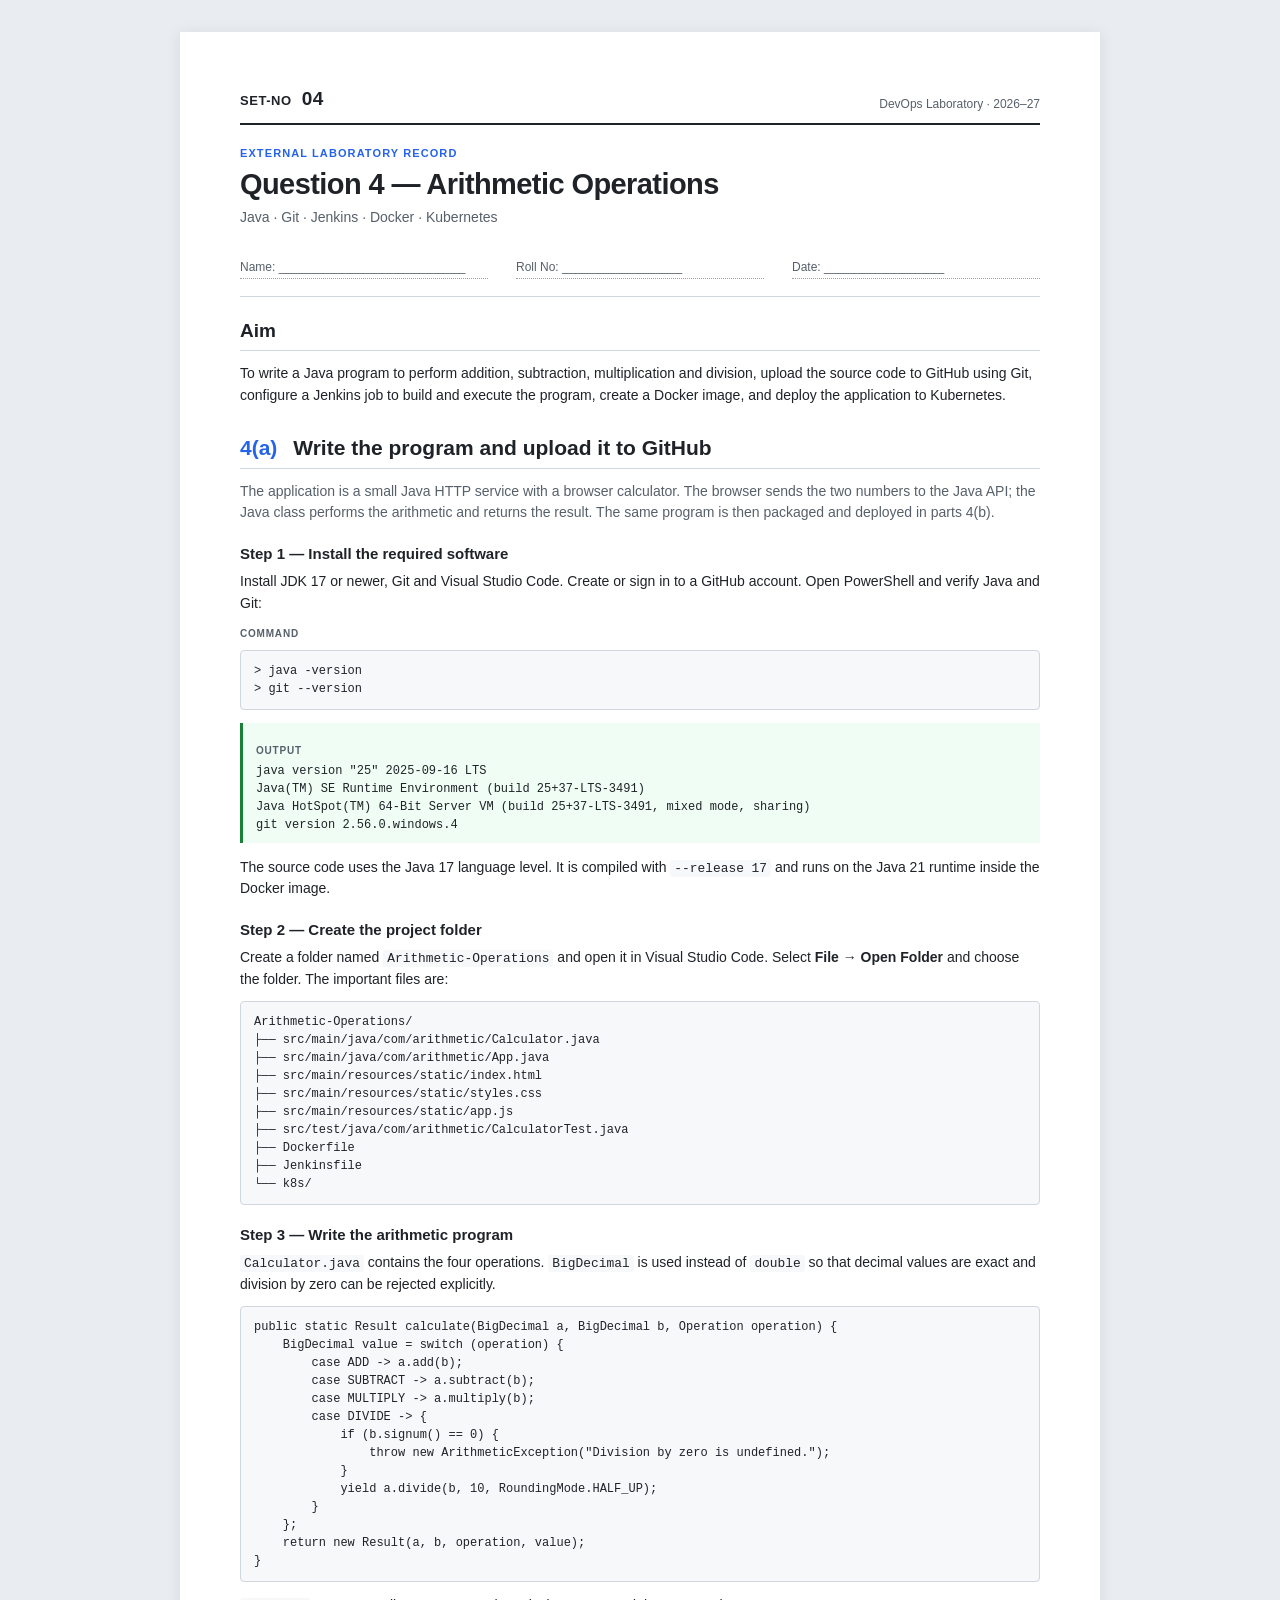
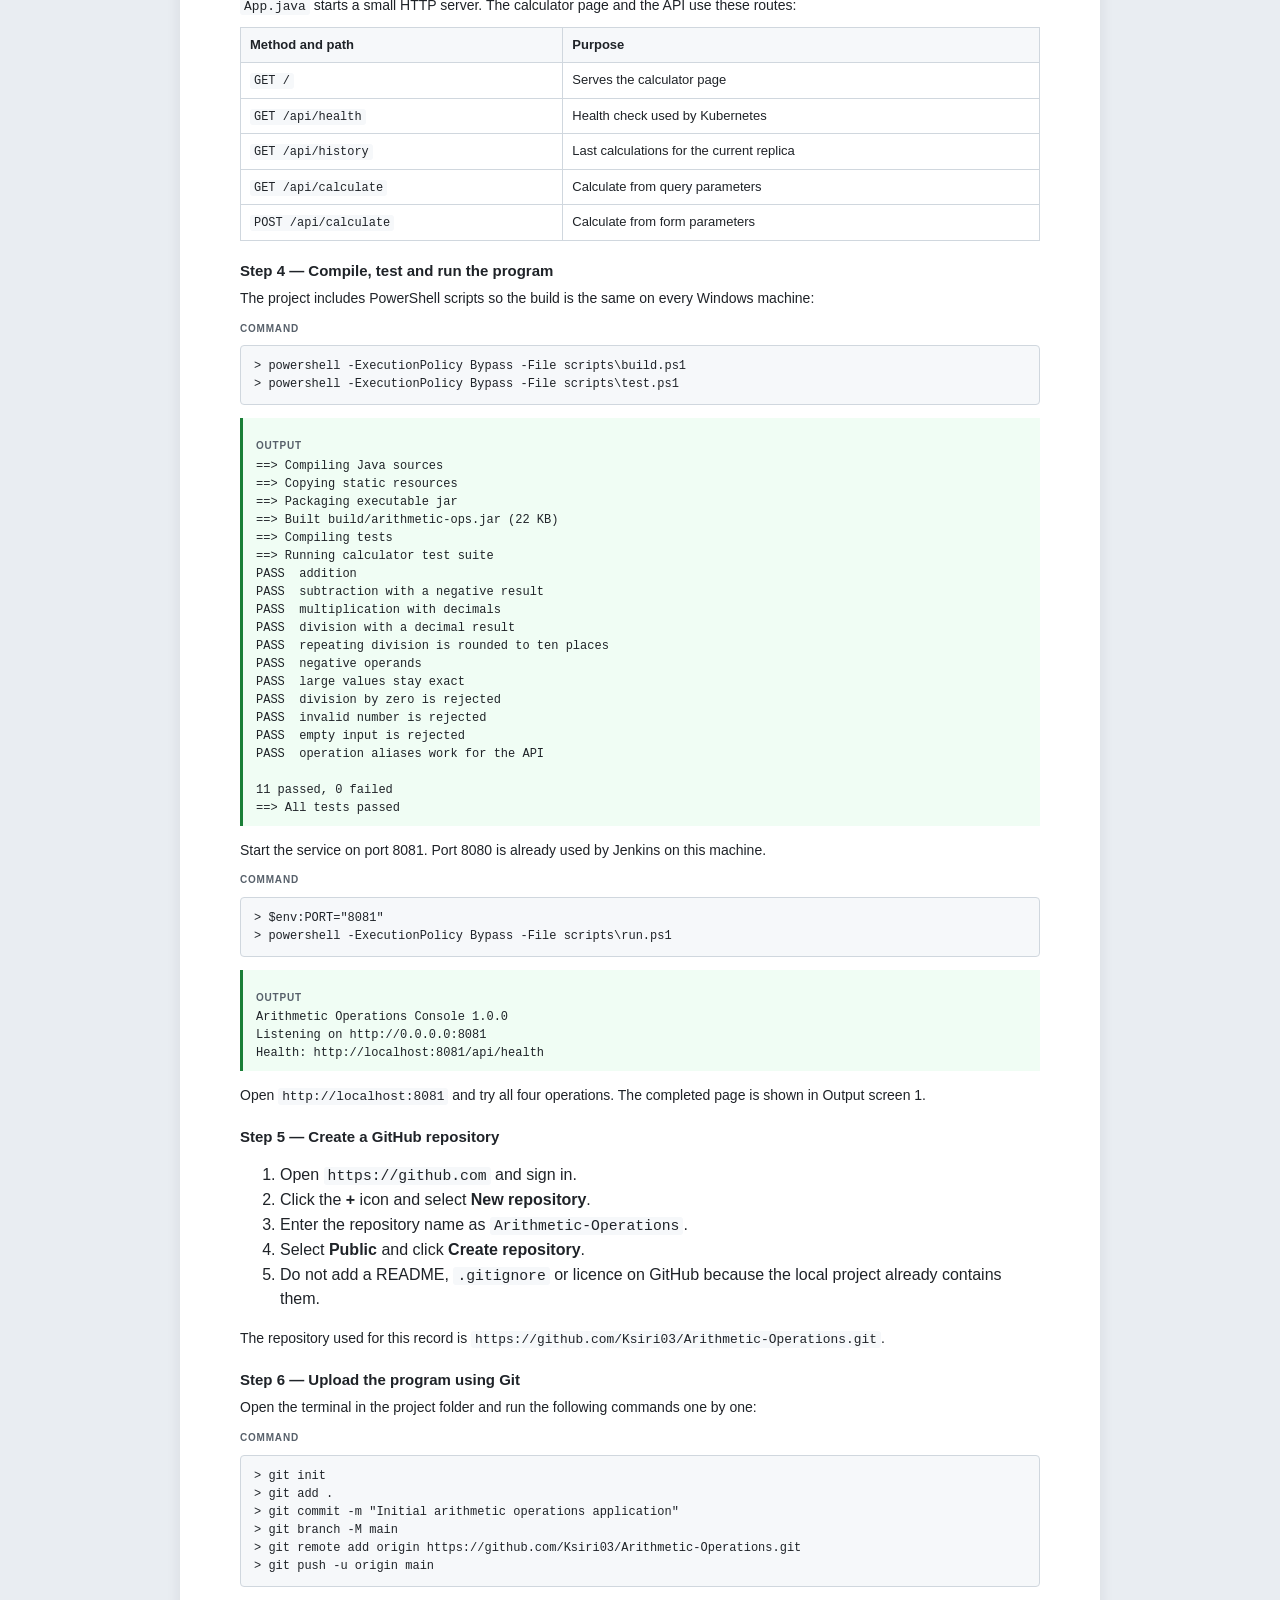
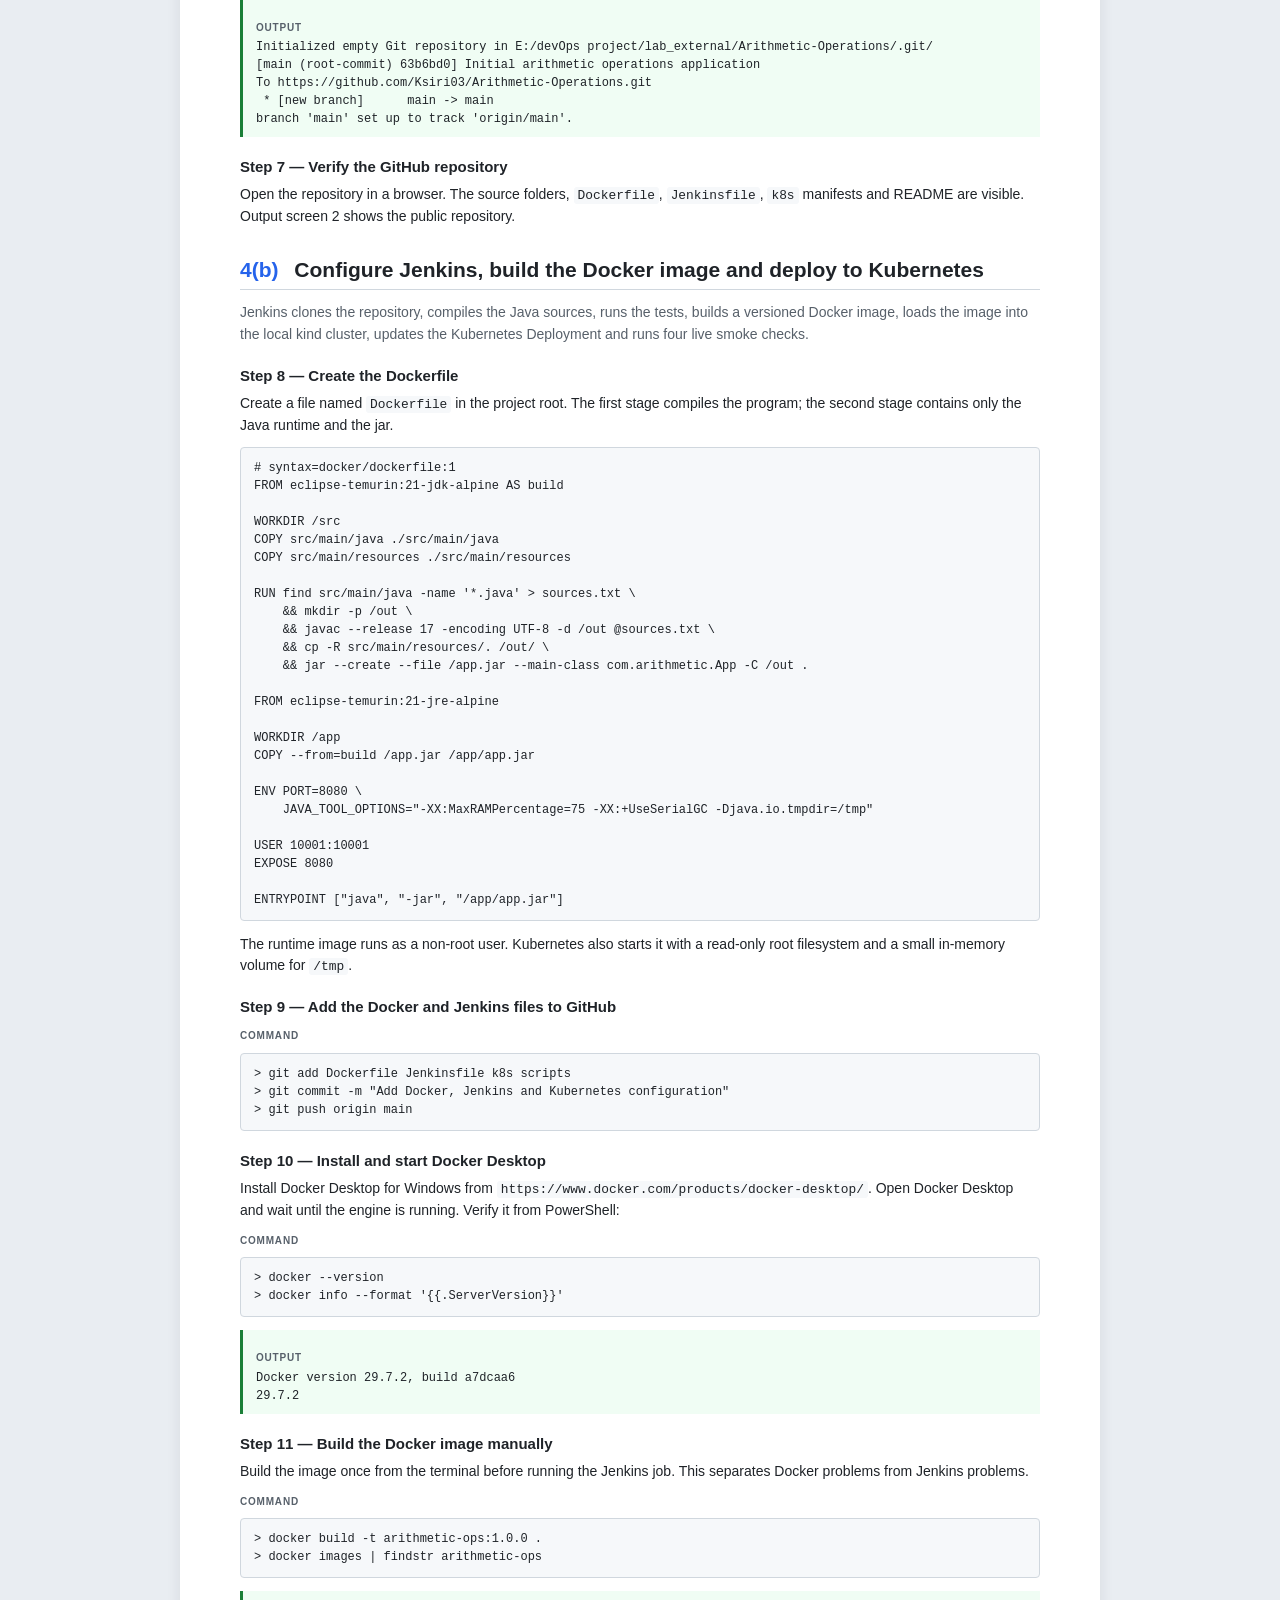
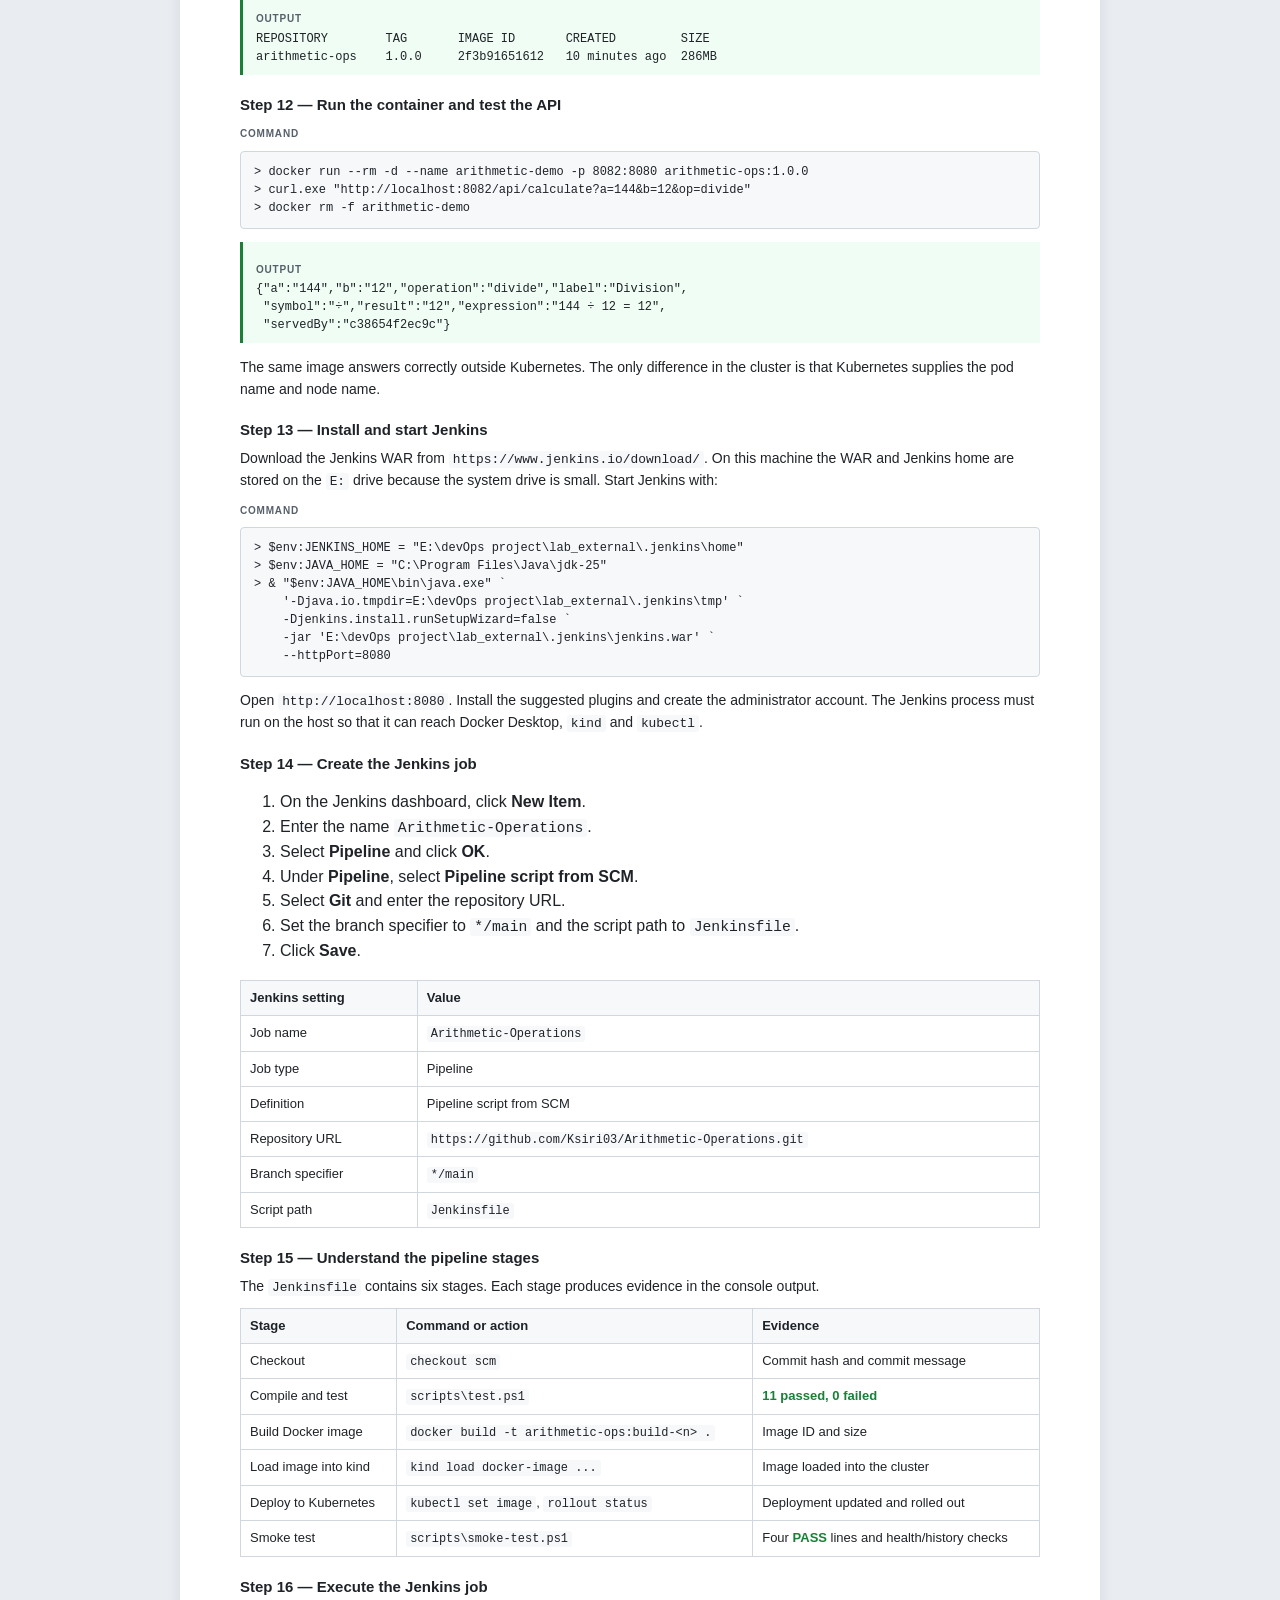
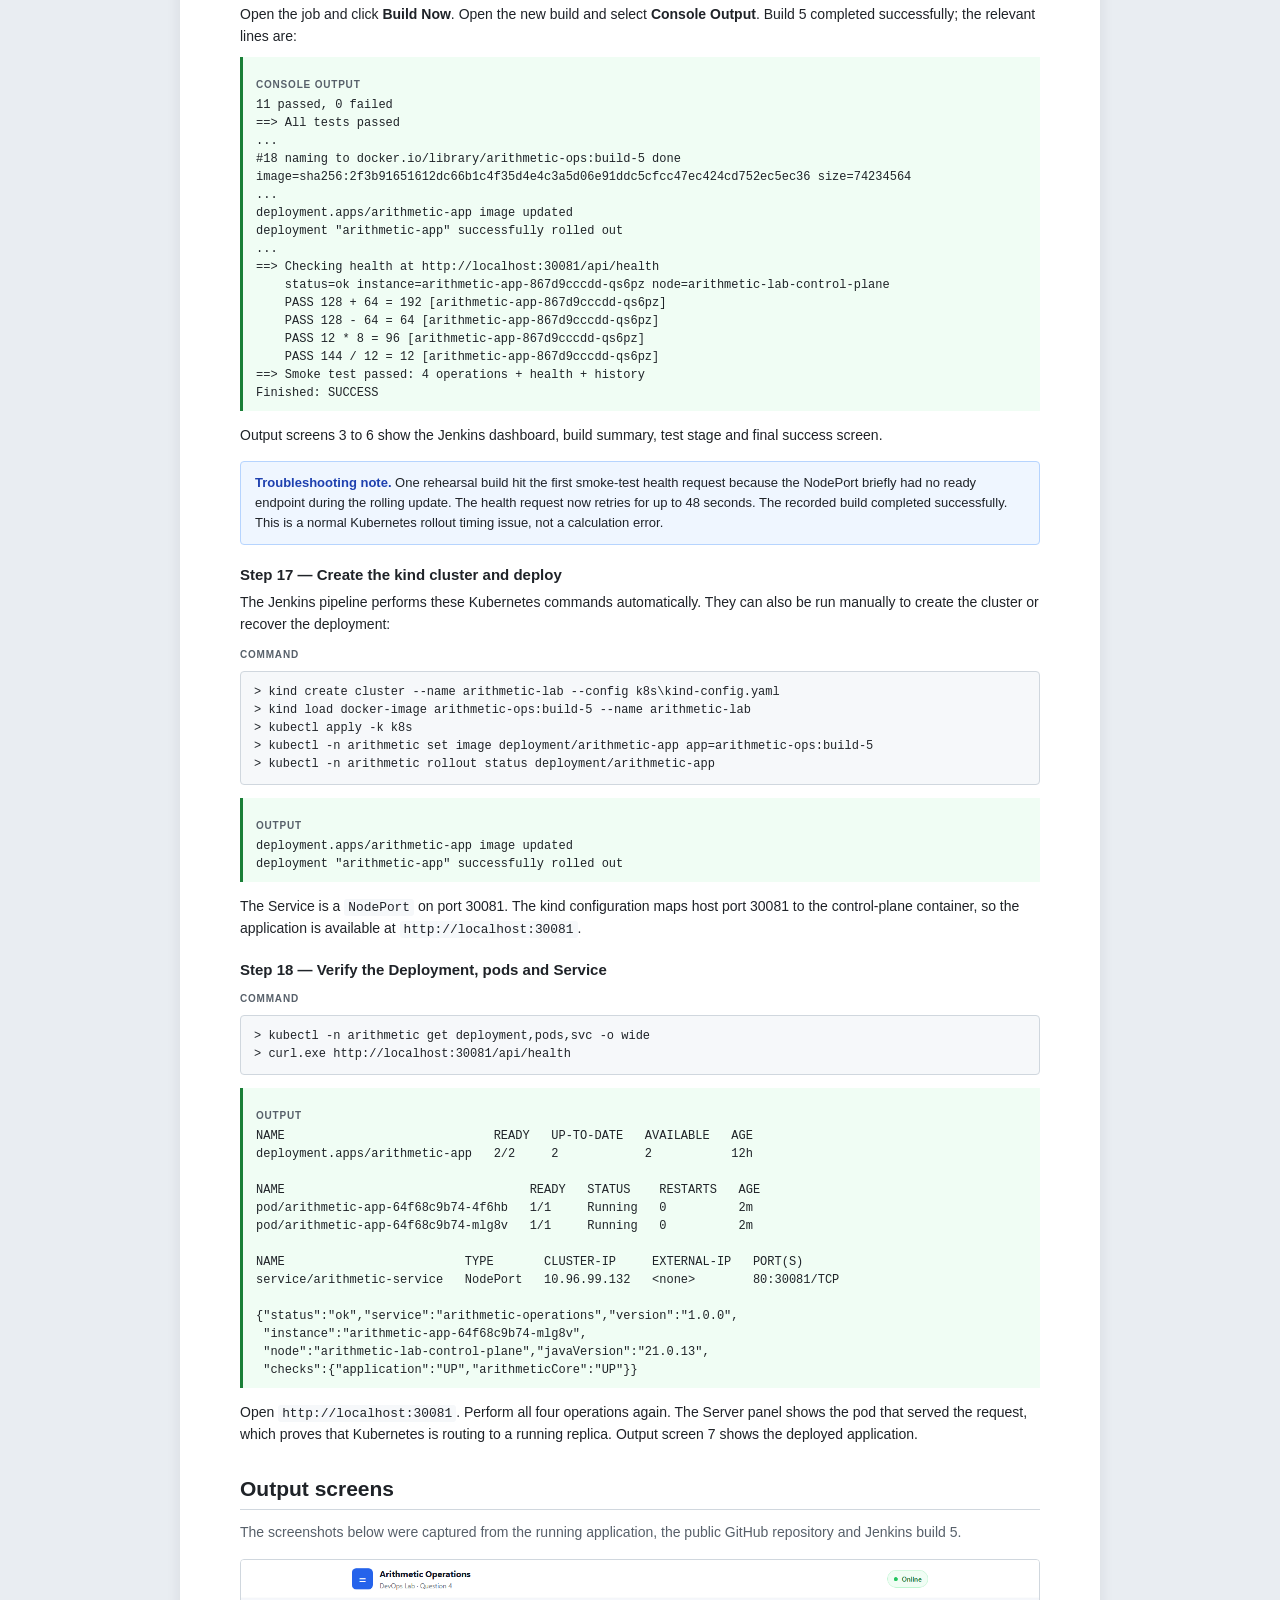
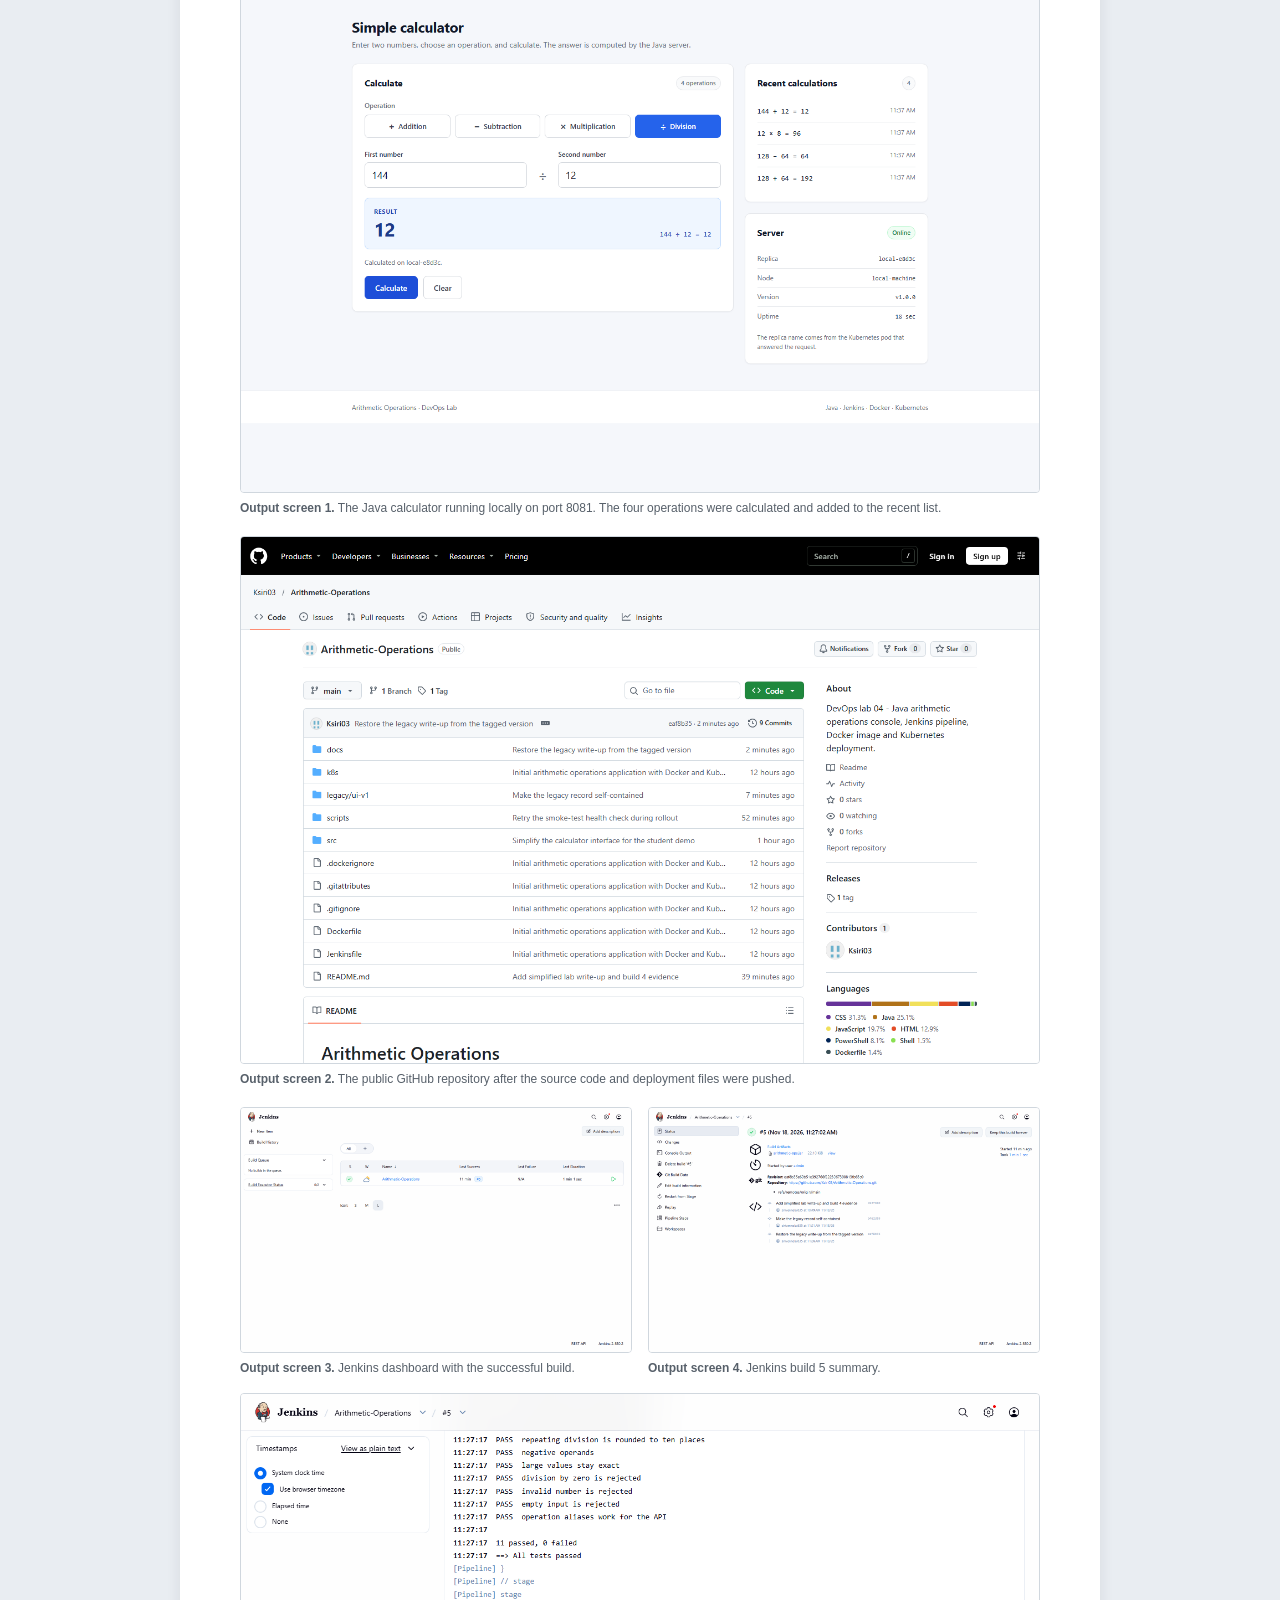
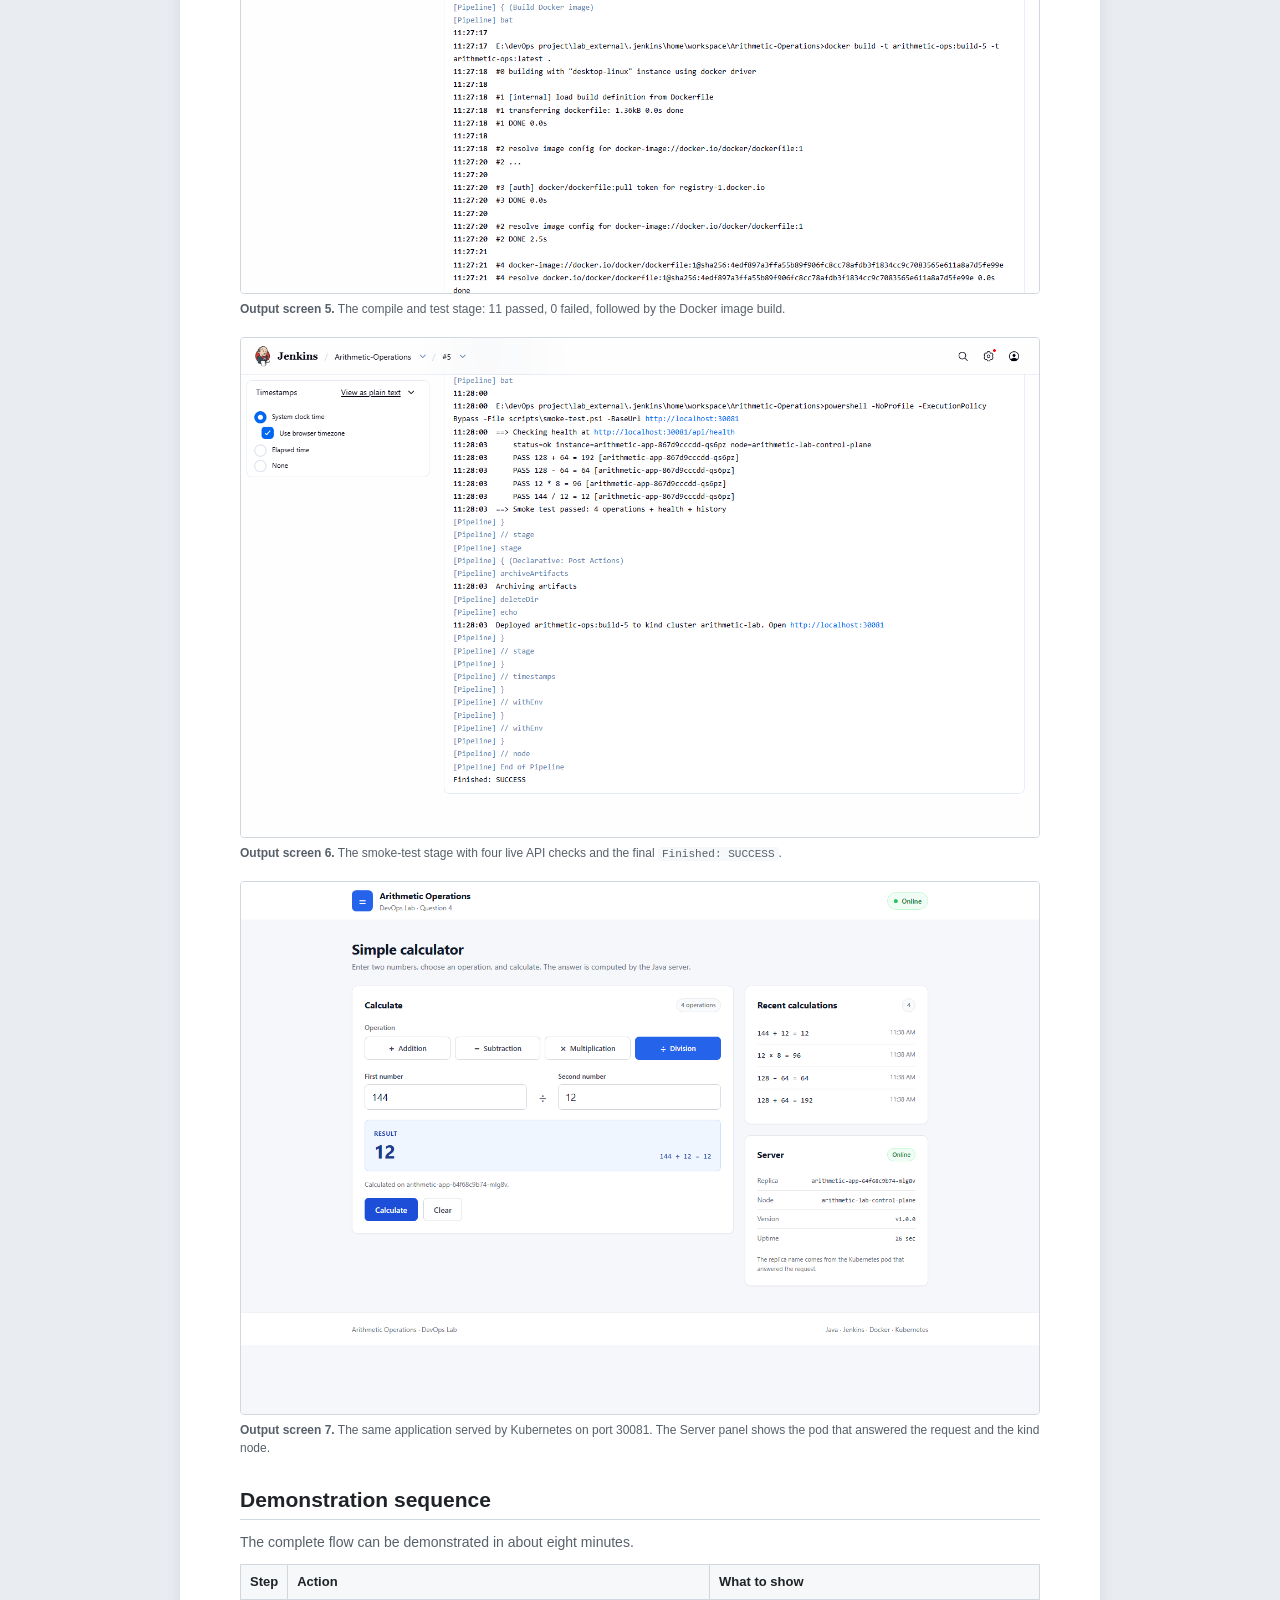
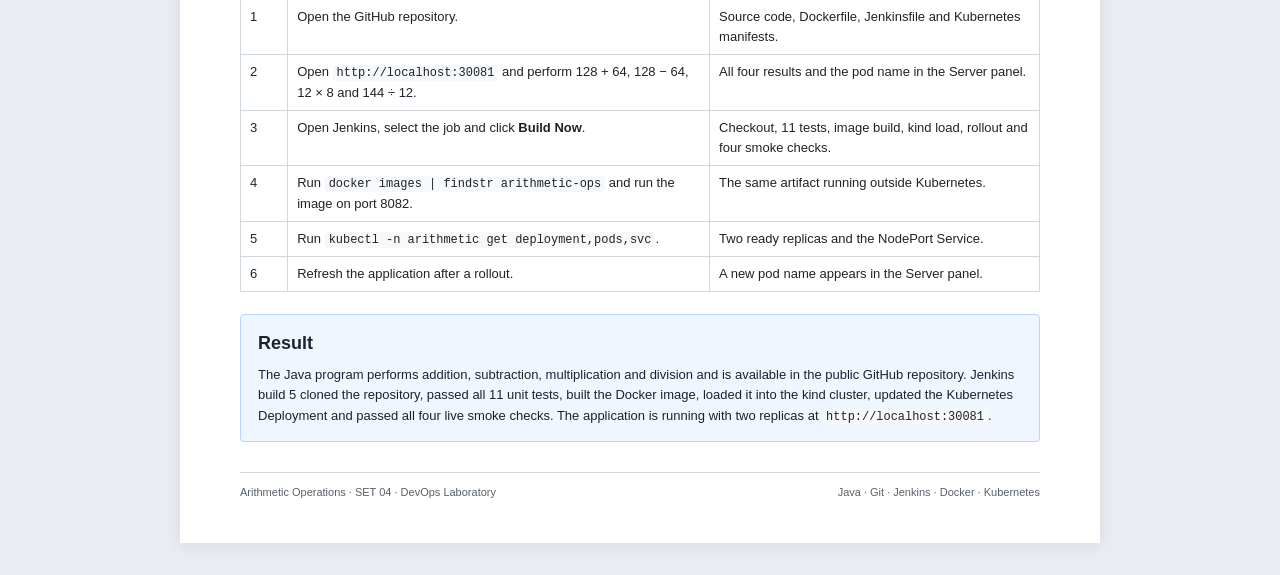
<file: docs/lab-writeup.html>
<!doctype html>
<html lang="en">
<head>
  <meta charset="utf-8">
  <meta name="viewport" content="width=device-width, initial-scale=1">
  <meta name="description" content="Lab record for Question 4 — Arithmetic Operations. Java, Git, Jenkins, Docker and Kubernetes.">
  <title>SET 04 — Arithmetic Operations | DevOps Laboratory</title>
  <style>
    :root {
      --ink: #1f2328;
      --muted: #57606a;
      --line: #d0d7de;
      --line-soft: #eaeef2;
      --accent: #2563eb;
      --accent-soft: #eff6ff;
      --accent-border: #b6d4fe;
      --green: #1a7f37;
      --green-soft: #f0fdf4;
      --red: #b91c1c;
      --code: #f6f8fa;
    }

    *,
    *::before,
    *::after {
      box-sizing: border-box;
    }

    html {
      font-size: 16px;
    }

    body {
      margin: 0;
      background: #e9edf2;
      color: var(--ink);
      font-family: "Segoe UI", -apple-system, BlinkMacSystemFont, Arial, sans-serif;
      line-height: 1.55;
    }

    .page {
      width: min(920px, calc(100% - 32px));
      margin: 32px auto;
      padding: 52px 60px 42px;
      background: #ffffff;
      box-shadow: 0 2px 14px rgba(31, 35, 40, 0.09);
    }

    .doc-top {
      display: flex;
      align-items: flex-end;
      justify-content: space-between;
      gap: 16px;
      padding-bottom: 10px;
      border-bottom: 2px solid var(--ink);
      color: var(--muted);
      font-size: 12px;
    }

    .doc-top .set {
      color: var(--ink);
      font-size: 13px;
      font-weight: 700;
      letter-spacing: 0.04em;
      text-transform: uppercase;
    }

    .doc-top .set strong {
      margin-left: 6px;
      font-size: 19px;
    }

    .kicker {
      margin: 20px 0 0;
      color: var(--accent);
      font-size: 11px;
      font-weight: 700;
      letter-spacing: 0.1em;
      text-transform: uppercase;
    }

    h1 {
      margin: 5px 0 4px;
      font-size: 29px;
      line-height: 1.22;
      letter-spacing: -0.02em;
    }

    .subtitle {
      margin: 0 0 18px;
      color: var(--muted);
      font-size: 14px;
    }

    .student-row {
      display: flex;
      flex-wrap: wrap;
      gap: 12px 28px;
      padding: 11px 0 17px;
      border-bottom: 1px solid var(--line);
      color: var(--muted);
      font-size: 12px;
    }

    .student-row span {
      flex: 1 1 180px;
      padding-bottom: 2px;
      border-bottom: 1px dotted #9ca3af;
    }

    .aim {
      margin: 22px 0 4px;
    }

    .aim h2,
    .part h2,
    .outputs h2 {
      margin: 0 0 12px;
      padding-bottom: 6px;
      border-bottom: 1px solid var(--line);
      font-size: 21px;
      line-height: 1.3;
    }

    .aim h2 {
      font-size: 19px;
    }

    .aim p {
      margin: 0;
      font-size: 14px;
    }

    .part {
      margin-top: 28px;
    }

    .num {
      display: inline-block;
      margin-right: 10px;
      color: var(--accent);
    }

    .lead {
      color: var(--muted);
      font-size: 14px;
    }

    .step {
      margin-top: 20px;
    }

    .step h3 {
      margin: 0 0 7px;
      font-size: 15px;
      line-height: 1.35;
    }

    p {
      margin: 0 0 10px;
      font-size: 14px;
    }

    code {
      padding: 1px 4px;
      border-radius: 3px;
      background: var(--code);
      font-family: ui-monospace, SFMono-Regular, Consolas, "Liberation Mono", monospace;
      font-size: 0.92em;
    }

    pre {
      margin: 9px 0 13px;
      padding: 11px 13px;
      overflow-x: auto;
      border: 1px solid var(--line);
      border-radius: 4px;
      background: var(--code);
      font-family: ui-monospace, SFMono-Regular, Consolas, "Liberation Mono", monospace;
      font-size: 12px;
      line-height: 1.5;
      white-space: pre;
    }

    pre code {
      padding: 0;
      background: transparent;
      font-size: inherit;
    }

    .label {
      display: block;
      margin: 11px 0 3px;
      color: var(--muted);
      font-size: 10px;
      font-weight: 700;
      letter-spacing: 0.08em;
      text-transform: uppercase;
    }

    .output {
      margin: 9px 0 14px;
      padding: 9px 13px;
      border-left: 3px solid var(--green);
      background: var(--green-soft);
    }

    .output pre {
      margin: 0;
      padding: 0;
      border: 0;
      background: transparent;
    }

    .note {
      margin: 14px 0;
      padding: 11px 14px;
      border: 1px solid var(--accent-border);
      border-radius: 4px;
      background: var(--accent-soft);
      font-size: 13px;
    }

    .note strong {
      color: #1e40af;
    }

    table {
      width: 100%;
      margin: 9px 0 15px;
      border-collapse: collapse;
      font-size: 13px;
    }

    th,
    td {
      padding: 7px 9px;
      border: 1px solid var(--line);
      text-align: left;
      vertical-align: top;
    }

    th {
      background: var(--code);
      font-weight: 600;
    }

    .pass {
      color: var(--green);
      font-weight: 700;
    }

    .fail {
      color: var(--red);
      font-weight: 700;
    }

    .outputs {
      margin-top: 30px;
    }

    figure {
      margin: 16px 0 18px;
    }

    figure img {
      display: block;
      width: 100%;
      height: auto;
      border: 1px solid var(--line);
      border-radius: 4px;
      background: #ffffff;
    }

    figcaption {
      margin-top: 6px;
      color: var(--muted);
      font-size: 12px;
    }

    .shot-grid {
      display: grid;
      grid-template-columns: 1fr 1fr;
      gap: 16px;
    }

    .shot-grid figure {
      margin: 0;
    }

    .result-box {
      margin: 22px 0 0;
      padding: 15px 17px;
      border: 1px solid var(--accent-border);
      border-radius: 4px;
      background: var(--accent-soft);
    }

    .result-box h2 {
      margin: 0 0 7px;
      padding: 0;
      border: 0;
      font-size: 18px;
    }

    .result-box p {
      margin: 0;
      font-size: 13px;
    }

    .doc-footer {
      display: flex;
      justify-content: space-between;
      gap: 12px;
      margin-top: 30px;
      padding-top: 11px;
      border-top: 1px solid var(--line);
      color: var(--muted);
      font-size: 11px;
    }

    @media (max-width: 700px) {
      .page {
        width: 100%;
        margin: 0;
        padding: 28px 22px 32px;
        box-shadow: none;
      }

      .doc-top,
      .doc-footer {
        align-items: flex-start;
        flex-direction: column;
        gap: 4px;
      }

      h1 {
        font-size: 24px;
      }

      .shot-grid {
        grid-template-columns: 1fr;
      }

      pre {
        font-size: 11px;
      }
    }

    @media print {
      @page {
        size: A4;
        margin: 16mm 15mm 17mm;
      }

      body {
        background: #ffffff;
      }

      .page {
        width: auto;
        margin: 0;
        padding: 0;
        box-shadow: none;
      }

      .doc-top {
        border-bottom-width: 1.5px;
      }

      h1 {
        font-size: 23pt;
      }

      .aim h2,
      .part h2,
      .outputs h2 {
        font-size: 15pt;
        break-after: avoid;
      }

      .step h3 {
        font-size: 11pt;
        break-after: avoid;
      }

      .step {
        break-inside: avoid;
      }

      p {
        font-size: 10pt;
        orphans: 2;
        widows: 2;
      }

      .lead,
      .aim p {
        font-size: 10pt;
      }

      pre {
        font-size: 8.2pt;
        break-inside: avoid;
      }

      .label {
        break-after: avoid;
      }

      .output,
      .note,
      table,
      figure,
      .result-box {
        break-inside: avoid;
      }

      .part,
      .outputs {
        break-before: page;
      }

      .part {
        margin-top: 0;
      }

      a {
        color: inherit;
        text-decoration: none;
      }

      figure img {
        border: 0.5pt solid #999999;
      }

      .doc-footer {
        font-size: 7.5pt;
      }
    }
  </style>
</head>
<body>
<main class="page">
  <header class="doc-top">
    <span class="set">SET-no <strong>04</strong></span>
    <span>DevOps Laboratory · 2026–27</span>
  </header>

  <p class="kicker">External laboratory record</p>
  <h1>Question 4 — Arithmetic Operations</h1>
  <p class="subtitle">Java · Git · Jenkins · Docker · Kubernetes</p>

  <div class="student-row">
    <span>Name: ____________________________</span>
    <span>Roll No: __________________</span>
    <span>Date: __________________</span>
  </div>

  <section class="aim">
    <h2>Aim</h2>
    <p>To write a Java program to perform addition, subtraction, multiplication and division, upload the source code to GitHub using Git, configure a Jenkins job to build and execute the program, create a Docker image, and deploy the application to Kubernetes.</p>
  </section>

  <!-- ============================================================
       4(a)
  ============================================================= -->
  <section class="part" id="part-a">
    <h2><span class="num">4(a)</span> Write the program and upload it to GitHub</h2>
    <p class="lead">The application is a small Java HTTP service with a browser calculator. The browser sends the two numbers to the Java API; the Java class performs the arithmetic and returns the result. The same program is then packaged and deployed in parts 4(b).</p>

    <article class="step">
      <h3>Step 1 — Install the required software</h3>
      <p>Install JDK 17 or newer, Git and Visual Studio Code. Create or sign in to a GitHub account. Open PowerShell and verify Java and Git:</p>
      <span class="label">Command</span>
      <pre><code>&gt; java -version
&gt; git --version</code></pre>
      <div class="output">
        <span class="label">Output</span>
        <pre>java version "25" 2025-09-16 LTS
Java(TM) SE Runtime Environment (build 25+37-LTS-3491)
Java HotSpot(TM) 64-Bit Server VM (build 25+37-LTS-3491, mixed mode, sharing)
git version 2.56.0.windows.4</pre>
      </div>
      <p>The source code uses the Java 17 language level. It is compiled with <code>--release 17</code> and runs on the Java 21 runtime inside the Docker image.</p>
    </article>

    <article class="step">
      <h3>Step 2 — Create the project folder</h3>
      <p>Create a folder named <code>Arithmetic-Operations</code> and open it in Visual Studio Code. Select <b>File → Open Folder</b> and choose the folder. The important files are:</p>
      <pre><code>Arithmetic-Operations/
├── src/main/java/com/arithmetic/Calculator.java
├── src/main/java/com/arithmetic/App.java
├── src/main/resources/static/index.html
├── src/main/resources/static/styles.css
├── src/main/resources/static/app.js
├── src/test/java/com/arithmetic/CalculatorTest.java
├── Dockerfile
├── Jenkinsfile
└── k8s/</code></pre>
    </article>

    <article class="step">
      <h3>Step 3 — Write the arithmetic program</h3>
      <p><code>Calculator.java</code> contains the four operations. <code>BigDecimal</code> is used instead of <code>double</code> so that decimal values are exact and division by zero can be rejected explicitly.</p>
      <pre><code>public static Result calculate(BigDecimal a, BigDecimal b, Operation operation) {
    BigDecimal value = switch (operation) {
        case ADD -&gt; a.add(b);
        case SUBTRACT -&gt; a.subtract(b);
        case MULTIPLY -&gt; a.multiply(b);
        case DIVIDE -&gt; {
            if (b.signum() == 0) {
                throw new ArithmeticException("Division by zero is undefined.");
            }
            yield a.divide(b, 10, RoundingMode.HALF_UP);
        }
    };
    return new Result(a, b, operation, value);
}</code></pre>
      <p><code>App.java</code> starts a small HTTP server. The calculator page and the API use these routes:</p>
      <table>
        <thead>
          <tr><th>Method and path</th><th>Purpose</th></tr>
        </thead>
        <tbody>
          <tr><td><code>GET /</code></td><td>Serves the calculator page</td></tr>
          <tr><td><code>GET /api/health</code></td><td>Health check used by Kubernetes</td></tr>
          <tr><td><code>GET /api/history</code></td><td>Last calculations for the current replica</td></tr>
          <tr><td><code>GET /api/calculate</code></td><td>Calculate from query parameters</td></tr>
          <tr><td><code>POST /api/calculate</code></td><td>Calculate from form parameters</td></tr>
        </tbody>
      </table>
    </article>

    <article class="step">
      <h3>Step 4 — Compile, test and run the program</h3>
      <p>The project includes PowerShell scripts so the build is the same on every Windows machine:</p>
      <span class="label">Command</span>
      <pre><code>&gt; powershell -ExecutionPolicy Bypass -File scripts\build.ps1
&gt; powershell -ExecutionPolicy Bypass -File scripts\test.ps1</code></pre>
      <div class="output">
        <span class="label">Output</span>
        <pre>==&gt; Compiling Java sources
==&gt; Copying static resources
==&gt; Packaging executable jar
==&gt; Built build/arithmetic-ops.jar (22 KB)
==&gt; Compiling tests
==&gt; Running calculator test suite
PASS  addition
PASS  subtraction with a negative result
PASS  multiplication with decimals
PASS  division with a decimal result
PASS  repeating division is rounded to ten places
PASS  negative operands
PASS  large values stay exact
PASS  division by zero is rejected
PASS  invalid number is rejected
PASS  empty input is rejected
PASS  operation aliases work for the API

11 passed, 0 failed
==&gt; All tests passed</pre>
      </div>
      <p>Start the service on port 8081. Port 8080 is already used by Jenkins on this machine.</p>
      <span class="label">Command</span>
      <pre><code>&gt; $env:PORT="8081"
&gt; powershell -ExecutionPolicy Bypass -File scripts\run.ps1</code></pre>
      <div class="output">
        <span class="label">Output</span>
        <pre>Arithmetic Operations Console 1.0.0
Listening on http://0.0.0.0:8081
Health: http://localhost:8081/api/health</pre>
      </div>
      <p>Open <code>http://localhost:8081</code> and try all four operations. The completed page is shown in Output screen 1.</p>
    </article>

    <article class="step">
      <h3>Step 5 — Create a GitHub repository</h3>
      <ol>
        <li>Open <code>https://github.com</code> and sign in.</li>
        <li>Click the <b>+</b> icon and select <b>New repository</b>.</li>
        <li>Enter the repository name as <code>Arithmetic-Operations</code>.</li>
        <li>Select <b>Public</b> and click <b>Create repository</b>.</li>
        <li>Do not add a README, <code>.gitignore</code> or licence on GitHub because the local project already contains them.</li>
      </ol>
      <p>The repository used for this record is <code>https://github.com/Ksiri03/Arithmetic-Operations.git</code>.</p>
    </article>

    <article class="step">
      <h3>Step 6 — Upload the program using Git</h3>
      <p>Open the terminal in the project folder and run the following commands one by one:</p>
      <span class="label">Command</span>
      <pre><code>&gt; git init
&gt; git add .
&gt; git commit -m "Initial arithmetic operations application"
&gt; git branch -M main
&gt; git remote add origin https://github.com/Ksiri03/Arithmetic-Operations.git
&gt; git push -u origin main</code></pre>
      <div class="output">
        <span class="label">Output</span>
        <pre>Initialized empty Git repository in E:/devOps project/lab_external/Arithmetic-Operations/.git/
[main (root-commit) 63b6bd0] Initial arithmetic operations application
To https://github.com/Ksiri03/Arithmetic-Operations.git
 * [new branch]      main -&gt; main
branch 'main' set up to track 'origin/main'.</pre>
      </div>
    </article>

    <article class="step">
      <h3>Step 7 — Verify the GitHub repository</h3>
      <p>Open the repository in a browser. The source folders, <code>Dockerfile</code>, <code>Jenkinsfile</code>, <code>k8s</code> manifests and README are visible. Output screen 2 shows the public repository.</p>
    </article>
  </section>

  <!-- ============================================================
       4(b)
  ============================================================= -->
  <section class="part" id="part-b">
    <h2><span class="num">4(b)</span> Configure Jenkins, build the Docker image and deploy to Kubernetes</h2>
    <p class="lead">Jenkins clones the repository, compiles the Java sources, runs the tests, builds a versioned Docker image, loads the image into the local kind cluster, updates the Kubernetes Deployment and runs four live smoke checks.</p>

    <article class="step">
      <h3>Step 8 — Create the Dockerfile</h3>
      <p>Create a file named <code>Dockerfile</code> in the project root. The first stage compiles the program; the second stage contains only the Java runtime and the jar.</p>
      <pre><code># syntax=docker/dockerfile:1
FROM eclipse-temurin:21-jdk-alpine AS build

WORKDIR /src
COPY src/main/java ./src/main/java
COPY src/main/resources ./src/main/resources

RUN find src/main/java -name '*.java' &gt; sources.txt \
    &amp;&amp; mkdir -p /out \
    &amp;&amp; javac --release 17 -encoding UTF-8 -d /out @sources.txt \
    &amp;&amp; cp -R src/main/resources/. /out/ \
    &amp;&amp; jar --create --file /app.jar --main-class com.arithmetic.App -C /out .

FROM eclipse-temurin:21-jre-alpine

WORKDIR /app
COPY --from=build /app.jar /app/app.jar

ENV PORT=8080 \
    JAVA_TOOL_OPTIONS="-XX:MaxRAMPercentage=75 -XX:+UseSerialGC -Djava.io.tmpdir=/tmp"

USER 10001:10001
EXPOSE 8080

ENTRYPOINT ["java", "-jar", "/app/app.jar"]</code></pre>
      <p>The runtime image runs as a non-root user. Kubernetes also starts it with a read-only root filesystem and a small in-memory volume for <code>/tmp</code>.</p>
    </article>

    <article class="step">
      <h3>Step 9 — Add the Docker and Jenkins files to GitHub</h3>
      <span class="label">Command</span>
      <pre><code>&gt; git add Dockerfile Jenkinsfile k8s scripts
&gt; git commit -m "Add Docker, Jenkins and Kubernetes configuration"
&gt; git push origin main</code></pre>
    </article>

    <article class="step">
      <h3>Step 10 — Install and start Docker Desktop</h3>
      <p>Install Docker Desktop for Windows from <code>https://www.docker.com/products/docker-desktop/</code>. Open Docker Desktop and wait until the engine is running. Verify it from PowerShell:</p>
      <span class="label">Command</span>
      <pre><code>&gt; docker --version
&gt; docker info --format '{{.ServerVersion}}'</code></pre>
      <div class="output">
        <span class="label">Output</span>
        <pre>Docker version 29.7.2, build a7dcaa6
29.7.2</pre>
      </div>
    </article>

    <article class="step">
      <h3>Step 11 — Build the Docker image manually</h3>
      <p>Build the image once from the terminal before running the Jenkins job. This separates Docker problems from Jenkins problems.</p>
      <span class="label">Command</span>
      <pre><code>&gt; docker build -t arithmetic-ops:1.0.0 .
&gt; docker images | findstr arithmetic-ops</code></pre>
      <div class="output">
        <span class="label">Output</span>
        <pre>REPOSITORY        TAG       IMAGE ID       CREATED         SIZE
arithmetic-ops    1.0.0     2f3b91651612   10 minutes ago  286MB</pre>
      </div>
    </article>

    <article class="step">
      <h3>Step 12 — Run the container and test the API</h3>
      <span class="label">Command</span>
      <pre><code>&gt; docker run --rm -d --name arithmetic-demo -p 8082:8080 arithmetic-ops:1.0.0
&gt; curl.exe "http://localhost:8082/api/calculate?a=144&amp;b=12&amp;op=divide"
&gt; docker rm -f arithmetic-demo</code></pre>
      <div class="output">
        <span class="label">Output</span>
        <pre>{"a":"144","b":"12","operation":"divide","label":"Division",
 "symbol":"÷","result":"12","expression":"144 ÷ 12 = 12",
 "servedBy":"c38654f2ec9c"}</pre>
      </div>
      <p>The same image answers correctly outside Kubernetes. The only difference in the cluster is that Kubernetes supplies the pod name and node name.</p>
    </article>

    <article class="step">
      <h3>Step 13 — Install and start Jenkins</h3>
      <p>Download the Jenkins WAR from <code>https://www.jenkins.io/download/</code>. On this machine the WAR and Jenkins home are stored on the <code>E:</code> drive because the system drive is small. Start Jenkins with:</p>
      <span class="label">Command</span>
      <pre><code>&gt; $env:JENKINS_HOME = "E:\devOps project\lab_external\.jenkins\home"
&gt; $env:JAVA_HOME = "C:\Program Files\Java\jdk-25"
&gt; &amp; "$env:JAVA_HOME\bin\java.exe" `
    '-Djava.io.tmpdir=E:\devOps project\lab_external\.jenkins\tmp' `
    -Djenkins.install.runSetupWizard=false `
    -jar 'E:\devOps project\lab_external\.jenkins\jenkins.war' `
    --httpPort=8080</code></pre>
      <p>Open <code>http://localhost:8080</code>. Install the suggested plugins and create the administrator account. The Jenkins process must run on the host so that it can reach Docker Desktop, <code>kind</code> and <code>kubectl</code>.</p>
    </article>

    <article class="step">
      <h3>Step 14 — Create the Jenkins job</h3>
      <ol>
        <li>On the Jenkins dashboard, click <b>New Item</b>.</li>
        <li>Enter the name <code>Arithmetic-Operations</code>.</li>
        <li>Select <b>Pipeline</b> and click <b>OK</b>.</li>
        <li>Under <b>Pipeline</b>, select <b>Pipeline script from SCM</b>.</li>
        <li>Select <b>Git</b> and enter the repository URL.</li>
        <li>Set the branch specifier to <code>*/main</code> and the script path to <code>Jenkinsfile</code>.</li>
        <li>Click <b>Save</b>.</li>
      </ol>
      <table>
        <thead>
          <tr><th>Jenkins setting</th><th>Value</th></tr>
        </thead>
        <tbody>
          <tr><td>Job name</td><td><code>Arithmetic-Operations</code></td></tr>
          <tr><td>Job type</td><td>Pipeline</td></tr>
          <tr><td>Definition</td><td>Pipeline script from SCM</td></tr>
          <tr><td>Repository URL</td><td><code>https://github.com/Ksiri03/Arithmetic-Operations.git</code></td></tr>
          <tr><td>Branch specifier</td><td><code>*/main</code></td></tr>
          <tr><td>Script path</td><td><code>Jenkinsfile</code></td></tr>
        </tbody>
      </table>
    </article>

    <article class="step">
      <h3>Step 15 — Understand the pipeline stages</h3>
      <p>The <code>Jenkinsfile</code> contains six stages. Each stage produces evidence in the console output.</p>
      <table>
        <thead>
          <tr><th>Stage</th><th>Command or action</th><th>Evidence</th></tr>
        </thead>
        <tbody>
          <tr><td>Checkout</td><td><code>checkout scm</code></td><td>Commit hash and commit message</td></tr>
          <tr><td>Compile and test</td><td><code>scripts\test.ps1</code></td><td><span class="pass">11 passed, 0 failed</span></td></tr>
          <tr><td>Build Docker image</td><td><code>docker build -t arithmetic-ops:build-&lt;n&gt; .</code></td><td>Image ID and size</td></tr>
          <tr><td>Load image into kind</td><td><code>kind load docker-image ...</code></td><td>Image loaded into the cluster</td></tr>
          <tr><td>Deploy to Kubernetes</td><td><code>kubectl set image</code>, <code>rollout status</code></td><td>Deployment updated and rolled out</td></tr>
          <tr><td>Smoke test</td><td><code>scripts\smoke-test.ps1</code></td><td>Four <span class="pass">PASS</span> lines and health/history checks</td></tr>
        </tbody>
      </table>
    </article>

    <article class="step">
      <h3>Step 16 — Execute the Jenkins job</h3>
      <p>Open the job and click <b>Build Now</b>. Open the new build and select <b>Console Output</b>. Build 5 completed successfully; the relevant lines are:</p>
      <div class="output">
        <span class="label">Console output</span>
        <pre>11 passed, 0 failed
==&gt; All tests passed
...
#18 naming to docker.io/library/arithmetic-ops:build-5 done
image=sha256:2f3b91651612dc66b1c4f35d4e4c3a5d06e91ddc5cfcc47ec424cd752ec5ec36 size=74234564
...
deployment.apps/arithmetic-app image updated
deployment "arithmetic-app" successfully rolled out
...
==&gt; Checking health at http://localhost:30081/api/health
    status=ok instance=arithmetic-app-867d9cccdd-qs6pz node=arithmetic-lab-control-plane
    PASS 128 + 64 = 192 [arithmetic-app-867d9cccdd-qs6pz]
    PASS 128 - 64 = 64 [arithmetic-app-867d9cccdd-qs6pz]
    PASS 12 * 8 = 96 [arithmetic-app-867d9cccdd-qs6pz]
    PASS 144 / 12 = 12 [arithmetic-app-867d9cccdd-qs6pz]
==&gt; Smoke test passed: 4 operations + health + history
Finished: SUCCESS</pre>
      </div>
      <p>Output screens 3 to 6 show the Jenkins dashboard, build summary, test stage and final success screen.</p>
      <div class="note">
        <strong>Troubleshooting note.</strong> One rehearsal build hit the first smoke-test health request because the NodePort briefly had no ready endpoint during the rolling update. The health request now retries for up to 48 seconds. The recorded build completed successfully. This is a normal Kubernetes rollout timing issue, not a calculation error.
      </div>
    </article>

    <article class="step">
      <h3>Step 17 — Create the kind cluster and deploy</h3>
      <p>The Jenkins pipeline performs these Kubernetes commands automatically. They can also be run manually to create the cluster or recover the deployment:</p>
      <span class="label">Command</span>
      <pre><code>&gt; kind create cluster --name arithmetic-lab --config k8s\kind-config.yaml
&gt; kind load docker-image arithmetic-ops:build-5 --name arithmetic-lab
&gt; kubectl apply -k k8s
&gt; kubectl -n arithmetic set image deployment/arithmetic-app app=arithmetic-ops:build-5
&gt; kubectl -n arithmetic rollout status deployment/arithmetic-app</code></pre>
      <div class="output">
        <span class="label">Output</span>
        <pre>deployment.apps/arithmetic-app image updated
deployment "arithmetic-app" successfully rolled out</pre>
      </div>
      <p>The Service is a <code>NodePort</code> on port 30081. The kind configuration maps host port 30081 to the control-plane container, so the application is available at <code>http://localhost:30081</code>.</p>
    </article>

    <article class="step">
      <h3>Step 18 — Verify the Deployment, pods and Service</h3>
      <span class="label">Command</span>
      <pre><code>&gt; kubectl -n arithmetic get deployment,pods,svc -o wide
&gt; curl.exe http://localhost:30081/api/health</code></pre>
      <div class="output">
        <span class="label">Output</span>
        <pre>NAME                             READY   UP-TO-DATE   AVAILABLE   AGE
deployment.apps/arithmetic-app   2/2     2            2           12h

NAME                                  READY   STATUS    RESTARTS   AGE
pod/arithmetic-app-64f68c9b74-4f6hb   1/1     Running   0          2m
pod/arithmetic-app-64f68c9b74-mlg8v   1/1     Running   0          2m

NAME                         TYPE       CLUSTER-IP     EXTERNAL-IP   PORT(S)
service/arithmetic-service   NodePort   10.96.99.132   &lt;none&gt;        80:30081/TCP

{"status":"ok","service":"arithmetic-operations","version":"1.0.0",
 "instance":"arithmetic-app-64f68c9b74-mlg8v",
 "node":"arithmetic-lab-control-plane","javaVersion":"21.0.13",
 "checks":{"application":"UP","arithmeticCore":"UP"}}</pre>
      </div>
      <p>Open <code>http://localhost:30081</code>. Perform all four operations again. The Server panel shows the pod that served the request, which proves that Kubernetes is routing to a running replica. Output screen 7 shows the deployed application.</p>
    </article>
  </section>

  <!-- ============================================================
       OUTPUT SCREENS
  ============================================================= -->
  <section class="outputs" id="outputs">
    <h2>Output screens</h2>
    <p class="lead">The screenshots below were captured from the running application, the public GitHub repository and Jenkins build 5.</p>

    <figure>
      <img src="screenshots/app-home.png" alt="Simple arithmetic calculator running locally with four operations in the recent calculations list.">
      <figcaption><b>Output screen 1.</b> The Java calculator running locally on port 8081. The four operations were calculated and added to the recent list.</figcaption>
    </figure>

    <figure>
      <img src="screenshots/github-repo.png" alt="Public GitHub repository showing the source folders, Dockerfile, Jenkinsfile, Kubernetes manifests and README.">
      <figcaption><b>Output screen 2.</b> The public GitHub repository after the source code and deployment files were pushed.</figcaption>
    </figure>

    <div class="shot-grid">
      <figure>
        <img src="screenshots/jenkins-dashboard.png" alt="Jenkins dashboard showing the Arithmetic-Operations job and successful build 5.">
        <figcaption><b>Output screen 3.</b> Jenkins dashboard with the successful build.</figcaption>
      </figure>
      <figure>
        <img src="screenshots/jenkins-build.png" alt="Jenkins build 5 summary with the archived jar and Git revision.">
        <figcaption><b>Output screen 4.</b> Jenkins build 5 summary.</figcaption>
      </figure>
    </div>

    <figure>
      <img src="screenshots/jenkins-console-tests.png" alt="Jenkins console output showing the compile and test stage with all 11 tests passed.">
      <figcaption><b>Output screen 5.</b> The compile and test stage: 11 passed, 0 failed, followed by the Docker image build.</figcaption>
    </figure>

    <figure>
      <img src="screenshots/jenkins-console-success.png" alt="Jenkins console output showing four smoke-test PASS lines and Finished: SUCCESS.">
      <figcaption><b>Output screen 6.</b> The smoke-test stage with four live API checks and the final <code>Finished: SUCCESS</code>.</figcaption>
    </figure>

    <figure>
      <img src="screenshots/app-k8s.png" alt="Arithmetic calculator served by Kubernetes, with the pod name and node visible in the Server panel.">
      <figcaption><b>Output screen 7.</b> The same application served by Kubernetes on port 30081. The Server panel shows the pod that answered the request and the kind node.</figcaption>
    </figure>
  </section>

  <section class="part" id="demonstration">
    <h2>Demonstration sequence</h2>
    <p class="lead">The complete flow can be demonstrated in about eight minutes.</p>
    <table>
      <thead>
        <tr><th>Step</th><th>Action</th><th>What to show</th></tr>
      </thead>
      <tbody>
        <tr><td>1</td><td>Open the GitHub repository.</td><td>Source code, Dockerfile, Jenkinsfile and Kubernetes manifests.</td></tr>
        <tr><td>2</td><td>Open <code>http://localhost:30081</code> and perform 128 + 64, 128 − 64, 12 × 8 and 144 ÷ 12.</td><td>All four results and the pod name in the Server panel.</td></tr>
        <tr><td>3</td><td>Open Jenkins, select the job and click <b>Build Now</b>.</td><td>Checkout, 11 tests, image build, kind load, rollout and four smoke checks.</td></tr>
        <tr><td>4</td><td>Run <code>docker images | findstr arithmetic-ops</code> and run the image on port 8082.</td><td>The same artifact running outside Kubernetes.</td></tr>
        <tr><td>5</td><td>Run <code>kubectl -n arithmetic get deployment,pods,svc</code>.</td><td>Two ready replicas and the NodePort Service.</td></tr>
        <tr><td>6</td><td>Refresh the application after a rollout.</td><td>A new pod name appears in the Server panel.</td></tr>
      </tbody>
    </table>
  </section>

  <section class="result-box" id="result">
    <h2>Result</h2>
    <p>The Java program performs addition, subtraction, multiplication and division and is available in the public GitHub repository. Jenkins build 5 cloned the repository, passed all 11 unit tests, built the Docker image, loaded it into the kind cluster, updated the Kubernetes Deployment and passed all four live smoke checks. The application is running with two replicas at <code>http://localhost:30081</code>.</p>
  </section>

  <footer class="doc-footer">
    <span>Arithmetic Operations · SET 04 · DevOps Laboratory</span>
    <span>Java · Git · Jenkins · Docker · Kubernetes</span>
  </footer>
</main>
</body>
</html>
</file>
